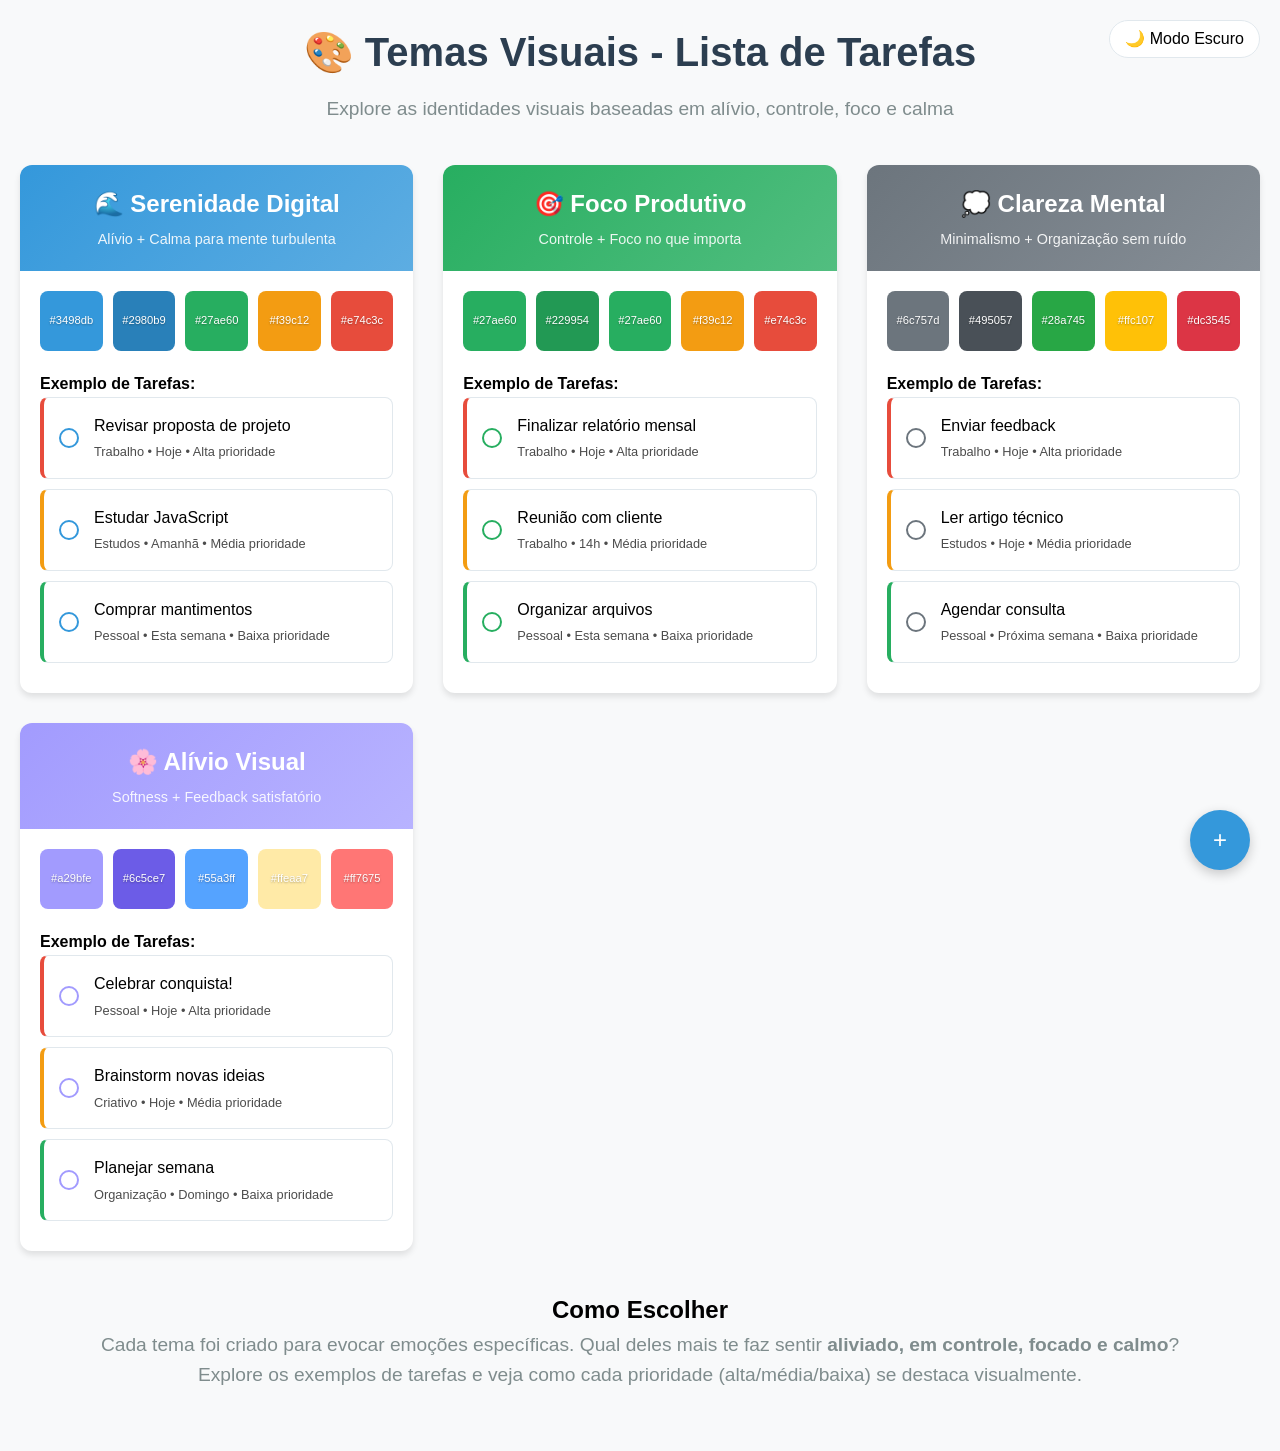
<file: docs/ux-color-themes.html>
<!DOCTYPE html>
<html lang="pt-BR">
<head>
    <meta charset="UTF-8">
    <meta name="viewport" content="width=device-width, initial-scale=1.0">
    <title>Lista de Tarefas - Temas Visuais</title>
    <style>
        * {
            margin: 0;
            padding: 0;
            box-sizing: border-box;
        }

        body {
            font-family: -apple-system, BlinkMacSystemFont, 'Segoe UI', Roboto, sans-serif;
            line-height: 1.6;
            background: #f8f9fa;
        }

        .container {
            max-width: 1400px;
            margin: 0 auto;
            padding: 20px;
        }

        .header {
            text-align: center;
            margin-bottom: 40px;
        }

        .header h1 {
            font-size: 2.5rem;
            color: #2c3e50;
            margin-bottom: 10px;
        }

        .header p {
            font-size: 1.2rem;
            color: #7f8c8d;
        }

        .themes-grid {
            display: grid;
            grid-template-columns: repeat(auto-fit, minmax(300px, 1fr));
            gap: 30px;
            margin-bottom: 40px;
        }

        .theme-card {
            background: white;
            border-radius: 12px;
            overflow: hidden;
            box-shadow: 0 4px 6px rgba(0, 0, 0, 0.1);
            transition: transform 0.3s ease;
        }

        .theme-card:hover {
            transform: translateY(-5px);
        }

        .theme-header {
            padding: 20px;
            color: white;
            text-align: center;
        }

        .theme-header h2 {
            font-size: 1.5rem;
            margin-bottom: 5px;
        }

        .theme-header p {
            font-size: 0.9rem;
            opacity: 0.9;
        }

        .theme-content {
            padding: 20px;
        }

        .color-palette {
            display: grid;
            grid-template-columns: repeat(5, 1fr);
            gap: 10px;
            margin-bottom: 20px;
        }

        .color-swatch {
            height: 60px;
            border-radius: 8px;
            display: flex;
            flex-direction: column;
            justify-content: center;
            align-items: center;
            font-size: 0.7rem;
            color: white;
            text-shadow: 0 1px 2px rgba(0,0,0,0.3);
        }

        .components-showcase {
            margin-top: 20px;
        }

        .task-item {
            background: white;
            border: 1px solid #e1e8ed;
            border-radius: 8px;
            padding: 15px;
            margin-bottom: 10px;
            display: flex;
            align-items: center;
            transition: all 0.3s ease;
        }

        .task-item:hover {
            transform: translateX(5px);
        }

        .priority-high {
            border-left: 4px solid #e74c3c;
        }

        .priority-medium {
            border-left: 4px solid #f39c12;
        }

        .priority-low {
            border-left: 4px solid #27ae60;
        }

        .task-checkbox {
            width: 20px;
            height: 20px;
            border-radius: 50%;
            margin-right: 15px;
            cursor: pointer;
        }

        .task-content {
            flex: 1;
        }

        .task-title {
            font-weight: 500;
            margin-bottom: 4px;
        }

        .task-meta {
            font-size: 0.8rem;
            opacity: 0.7;
        }

        .fab-button {
            position: fixed;
            bottom: 30px;
            right: 30px;
            width: 60px;
            height: 60px;
            border-radius: 50%;
            display: flex;
            align-items: center;
            justify-content: center;
            color: white;
            font-size: 24px;
            cursor: pointer;
            box-shadow: 0 4px 12px rgba(0,0,0,0.2);
            transition: all 0.3s ease;
        }

        .fab-button:hover {
            transform: scale(1.1);
        }

        /* Tema 1: Serenidade Digital */
        .serenity-primary { background: #3498db; }
        .serenity-secondary { background: #2980b9; }
        .serenity-accent { background: #5dade2; }
        .serenity-success { background: #27ae60; }
        .serenity-warning { background: #f39c12; }
        .serenity-error { background: #e74c3c; }
        .serenity-gray-1 { background: #ecf0f1; }
        .serenity-gray-2 { background: #bdc3c7; }
        .serenity-gray-3 { background: #95a5a6; }
        .serenity-gray-4 { background: #7f8c8d; }

        .serenity-header { background: linear-gradient(135deg, #3498db, #5dade2); }
        .serenity-fab { background: #3498db; }
        .serenity-checkbox { border: 2px solid #3498db; }

        /* Tema 2: Foco Produtivo */
        .focus-primary { background: #27ae60; }
        .focus-secondary { background: #229954; }
        .focus-accent { background: #52be80; }
        .focus-success { background: #27ae60; }
        .focus-warning { background: #f39c12; }
        .focus-error { background: #e74c3c; }
        .focus-gray-1 { background: #f8f9fa; }
        .focus-gray-2 { background: #dee2e6; }
        .focus-gray-3 { background: #adb5bd; }
        .focus-gray-4 { background: #6c757d; }

        .focus-header { background: linear-gradient(135deg, #27ae60, #52be80); }
        .focus-fab { background: #27ae60; }
        .focus-checkbox { border: 2px solid #27ae60; }

        /* Tema 3: Clareza Mental */
        .clarity-primary { background: #6c757d; }
        .clarity-secondary { background: #495057; }
        .clarity-accent { background: #868e96; }
        .clarity-success { background: #28a745; }
        .clarity-warning { background: #ffc107; }
        .clarity-error { background: #dc3545; }
        .clarity-gray-1 { background: #ffffff; }
        .clarity-gray-2 { background: #f8f9fa; }
        .clarity-gray-3 { background: #e9ecef; }
        .clarity-gray-4 { background: #dee2e6; }

        .clarity-header { background: linear-gradient(135deg, #6c757d, #868e96); }
        .clarity-fab { background: #6c757d; }
        .clarity-checkbox { border: 2px solid #6c757d; }

        /* Tema 4: Alívio Visual */
        .relief-primary { background: #a29bfe; }
        .relief-secondary { background: #6c5ce7; }
        .relief-accent { background: #b8b3ff; }
        .relief-success { background: #55a3ff; }
        .relief-warning { background: #ffeaa7; }
        .relief-error { background: #ff7675; }
        .relief-gray-1 { background: #f5f3ff; }
        .relief-gray-2 { background: #dfe6ff; }
        .relief-gray-3 { background: #c7c2ff; }
        .relief-gray-4 { background: #a29bfe; }

        .relief-header { background: linear-gradient(135deg, #a29bfe, #b8b3ff); }
        .relief-fab { background: #a29bfe; }
        .relief-checkbox { border: 2px solid #a29bfe; }

        .mode-toggle {
            position: fixed;
            top: 20px;
            right: 20px;
            background: white;
            border: 1px solid #e1e8ed;
            border-radius: 20px;
            padding: 5px 15px;
            cursor: pointer;
            z-index: 1000;
        }

        @media (max-width: 768px) {
            .themes-grid {
                grid-template-columns: 1fr;
            }

            .header h1 {
                font-size: 2rem;
            }
        }
    </style>
</head>
<body>
    <div class="mode-toggle" onclick="toggleDarkMode()">🌙 Modo Escuro</div>

    <div class="container">
        <div class="header">
            <h1>🎨 Temas Visuais - Lista de Tarefas</h1>
            <p>Explore as identidades visuais baseadas em alívio, controle, foco e calma</p>
        </div>

        <div class="themes-grid">
            <!-- Tema 1: Serenidade Digital -->
            <div class="theme-card">
                <div class="theme-header serenity-header">
                    <h2>🌊 Serenidade Digital</h2>
                    <p>Alívio + Calma para mente turbulenta</p>
                </div>
                <div class="theme-content">
                    <div class="color-palette">
                        <div class="color-swatch serenity-primary">#3498db</div>
                        <div class="color-swatch serenity-secondary">#2980b9</div>
                        <div class="color-swatch serenity-success">#27ae60</div>
                        <div class="color-swatch serenity-warning">#f39c12</div>
                        <div class="color-swatch serenity-error">#e74c3c</div>
                    </div>
                    <div class="components-showcase">
                        <h4>Exemplo de Tarefas:</h4>
                        <div class="task-item priority-high">
                            <div class="task-checkbox serenity-checkbox"></div>
                            <div class="task-content">
                                <div class="task-title">Revisar proposta de projeto</div>
                                <div class="task-meta">Trabalho • Hoje • Alta prioridade</div>
                            </div>
                        </div>
                        <div class="task-item priority-medium">
                            <div class="task-checkbox serenity-checkbox"></div>
                            <div class="task-content">
                                <div class="task-title">Estudar JavaScript</div>
                                <div class="task-meta">Estudos • Amanhã • Média prioridade</div>
                            </div>
                        </div>
                        <div class="task-item priority-low">
                            <div class="task-checkbox serenity-checkbox"></div>
                            <div class="task-content">
                                <div class="task-title">Comprar mantimentos</div>
                                <div class="task-meta">Pessoal • Esta semana • Baixa prioridade</div>
                            </div>
                        </div>
                    </div>
                </div>
            </div>

            <!-- Tema 2: Foco Produtivo -->
            <div class="theme-card">
                <div class="theme-header focus-header">
                    <h2>🎯 Foco Produtivo</h2>
                    <p>Controle + Foco no que importa</p>
                </div>
                <div class="theme-content">
                    <div class="color-palette">
                        <div class="color-swatch focus-primary">#27ae60</div>
                        <div class="color-swatch focus-secondary">#229954</div>
                        <div class="color-swatch focus-success">#27ae60</div>
                        <div class="color-swatch focus-warning">#f39c12</div>
                        <div class="color-swatch focus-error">#e74c3c</div>
                    </div>
                    <div class="components-showcase">
                        <h4>Exemplo de Tarefas:</h4>
                        <div class="task-item priority-high">
                            <div class="task-checkbox focus-checkbox"></div>
                            <div class="task-content">
                                <div class="task-title">Finalizar relatório mensal</div>
                                <div class="task-meta">Trabalho • Hoje • Alta prioridade</div>
                            </div>
                        </div>
                        <div class="task-item priority-medium">
                            <div class="task-checkbox focus-checkbox"></div>
                            <div class="task-content">
                                <div class="task-title">Reunião com cliente</div>
                                <div class="task-meta">Trabalho • 14h • Média prioridade</div>
                            </div>
                        </div>
                        <div class="task-item priority-low">
                            <div class="task-checkbox focus-checkbox"></div>
                            <div class="task-content">
                                <div class="task-title">Organizar arquivos</div>
                                <div class="task-meta">Pessoal • Esta semana • Baixa prioridade</div>
                            </div>
                        </div>
                    </div>
                </div>
            </div>

            <!-- Tema 3: Clareza Mental -->
            <div class="theme-card">
                <div class="theme-header clarity-header">
                    <h2>💭 Clareza Mental</h2>
                    <p>Minimalismo + Organização sem ruído</p>
                </div>
                <div class="theme-content">
                    <div class="color-palette">
                        <div class="color-swatch clarity-primary">#6c757d</div>
                        <div class="color-swatch clarity-secondary">#495057</div>
                        <div class="color-swatch clarity-success">#28a745</div>
                        <div class="color-swatch clarity-warning">#ffc107</div>
                        <div class="color-swatch clarity-error">#dc3545</div>
                    </div>
                    <div class="components-showcase">
                        <h4>Exemplo de Tarefas:</h4>
                        <div class="task-item priority-high">
                            <div class="task-checkbox clarity-checkbox"></div>
                            <div class="task-content">
                                <div class="task-title">Enviar feedback</div>
                                <div class="task-meta">Trabalho • Hoje • Alta prioridade</div>
                            </div>
                        </div>
                        <div class="task-item priority-medium">
                            <div class="task-checkbox clarity-checkbox"></div>
                            <div class="task-content">
                                <div class="task-title">Ler artigo técnico</div>
                                <div class="task-meta">Estudos • Hoje • Média prioridade</div>
                            </div>
                        </div>
                        <div class="task-item priority-low">
                            <div class="task-checkbox clarity-checkbox"></div>
                            <div class="task-content">
                                <div class="task-title">Agendar consulta</div>
                                <div class="task-meta">Pessoal • Próxima semana • Baixa prioridade</div>
                            </div>
                        </div>
                    </div>
                </div>
            </div>

            <!-- Tema 4: Alívio Visual -->
            <div class="theme-card">
                <div class="theme-header relief-header">
                    <h2>🌸 Alívio Visual</h2>
                    <p>Softness + Feedback satisfatório</p>
                </div>
                <div class="theme-content">
                    <div class="color-palette">
                        <div class="color-swatch relief-primary">#a29bfe</div>
                        <div class="color-swatch relief-secondary">#6c5ce7</div>
                        <div class="color-swatch relief-success">#55a3ff</div>
                        <div class="color-swatch relief-warning">#ffeaa7</div>
                        <div class="color-swatch relief-error">#ff7675</div>
                    </div>
                    <div class="components-showcase">
                        <h4>Exemplo de Tarefas:</h4>
                        <div class="task-item priority-high">
                            <div class="task-checkbox relief-checkbox"></div>
                            <div class="task-content">
                                <div class="task-title">Celebrar conquista!</div>
                                <div class="task-meta">Pessoal • Hoje • Alta prioridade</div>
                            </div>
                        </div>
                        <div class="task-item priority-medium">
                            <div class="task-checkbox relief-checkbox"></div>
                            <div class="task-content">
                                <div class="task-title">Brainstorm novas ideias</div>
                                <div class="task-meta">Criativo • Hoje • Média prioridade</div>
                            </div>
                        </div>
                        <div class="task-item priority-low">
                            <div class="task-checkbox relief-checkbox"></div>
                            <div class="task-content">
                                <div class="task-title">Planejar semana</div>
                                <div class="task-meta">Organização • Domingo • Baixa prioridade</div>
                            </div>
                        </div>
                    </div>
                </div>
            </div>
        </div>

        <div class="header">
            <h2>Como Escolher</h2>
            <p>Cada tema foi criado para evocar emoções específicas. Qual deles mais te faz sentir <strong>aliviado, em controle, focado e calmo</strong>?</p>
            <p>Explore os exemplos de tarefas e veja como cada prioridade (alta/média/baixa) se destaca visualmente.</p>
        </div>
    </div>

    <div class="fab-button serenity-fab" onclick="showCreateModal()">+</div>

    <script>
        let currentTheme = 'serenity';
        let isDarkMode = false;

        function toggleDarkMode() {
            isDarkMode = !isDarkMode;
            const body = document.body;
            const toggle = document.querySelector('.mode-toggle');

            if (isDarkMode) {
                body.style.background = '#1a1a1a';
                body.style.color = '#e0e0e0';
                toggle.textContent = '☀️ Modo Claro';
            } else {
                body.style.background = '#f8f9fa';
                body.style.color = '#333';
                toggle.textContent = '🌙 Modo Escuro';
            }
        }

        function showCreateModal() {
            alert('Modal de criação de tarefa apareceria aqui com: título, descrição, prioridade, categoria e lembrete!');
        }

        // Animação suave ao carregar
        document.addEventListener('DOMContentLoaded', () => {
            const cards = document.querySelectorAll('.theme-card');
            cards.forEach((card, index) => {
                card.style.opacity = '0';
                card.style.transform = 'translateY(20px)';
                setTimeout(() => {
                    card.style.transition = 'all 0.5s ease';
                    card.style.opacity = '1';
                    card.style.transform = 'translateY(0)';
                }, index * 100);
            });
        });
    </script>
</body>
</html>
</file>
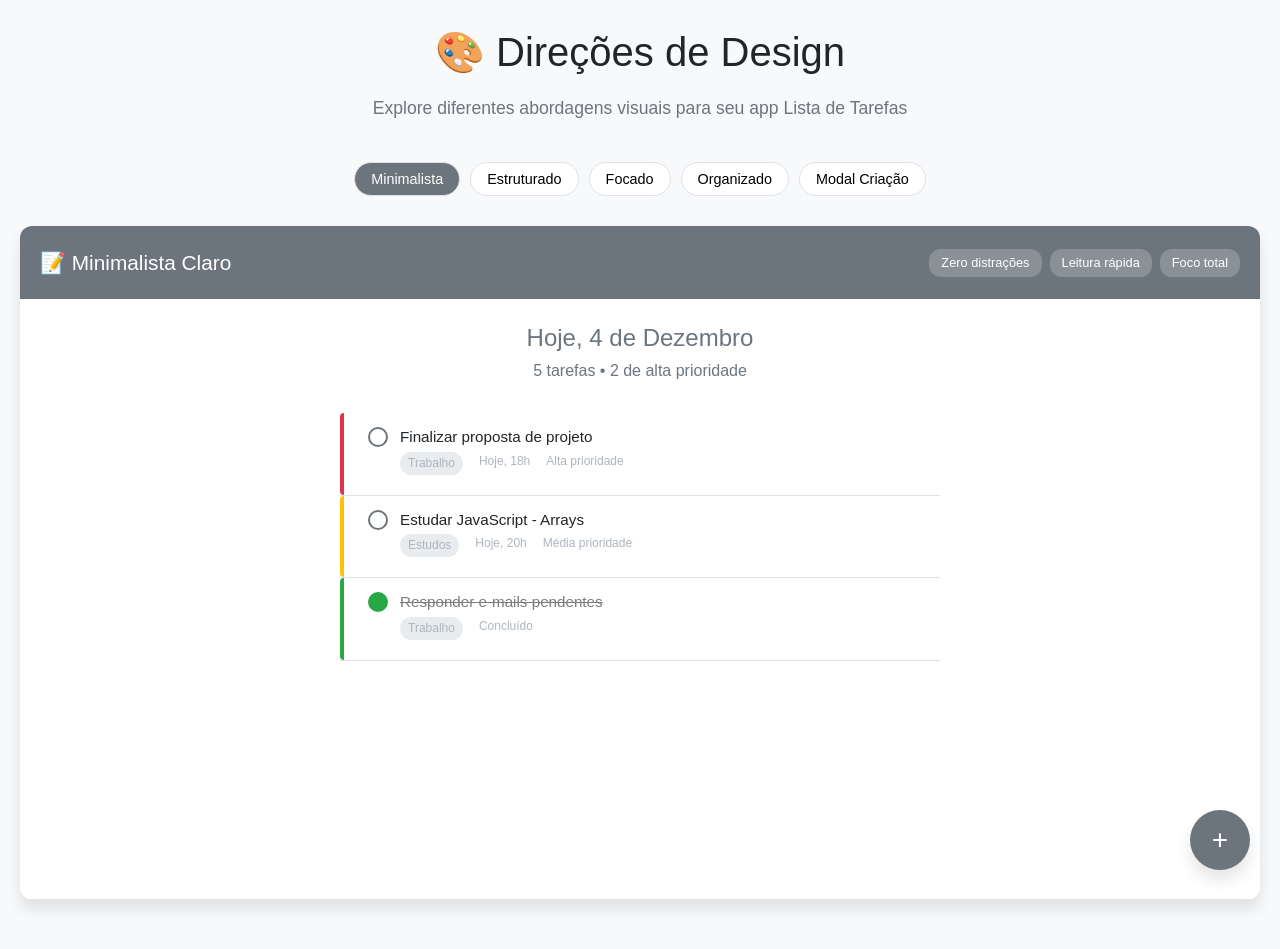
<file: docs/ux-design-directions.html>
<!DOCTYPE html>
<html lang="pt-BR">
<head>
    <meta charset="UTF-8">
    <meta name="viewport" content="width=device-width, initial-scale=1.0">
    <title>Lista de Tarefas - Direções de Design</title>
    <style>
        * {
            margin: 0;
            padding: 0;
            box-sizing: border-box;
        }

        :root {
            --primary: #6c757d;
            --primary-dark: #495057;
            --primary-light: #868e96;
            --success: #28a745;
            --warning: #ffc107;
            --error: #dc3545;
            --gray-1: #ffffff;
            --gray-2: #f8f9fa;
            --gray-3: #e9ecef;
            --gray-4: #dee2e6;
            --gray-5: #ced4da;
            --gray-6: #adb5bd;
            --text-primary: #212529;
            --text-secondary: #6c757d;
            --text-muted: #adb5bd;
            --shadow-sm: 0 1px 3px rgba(0,0,0,0.12);
            --shadow-md: 0 4px 6px rgba(0,0,0,0.1);
            --shadow-lg: 0 10px 15px rgba(0,0,0,0.1);
            --border-radius: 8px;
            --transition: all 0.3s ease;
        }

        body {
            font-family: -apple-system, BlinkMacSystemFont, 'Segoe UI', Roboto, 'Helvetica Neue', Arial, sans-serif;
            background: var(--gray-2);
            color: var(--text-primary);
            line-height: 1.6;
        }

        .container {
            max-width: 1600px;
            margin: 0 auto;
            padding: 20px;
        }

        .header {
            text-align: center;
            margin-bottom: 40px;
        }

        .header h1 {
            font-size: 2.5rem;
            font-weight: 300;
            margin-bottom: 10px;
        }

        .header p {
            font-size: 1.1rem;
            color: var(--text-secondary);
        }

        .navigation {
            display: flex;
            justify-content: center;
            gap: 10px;
            margin-bottom: 30px;
            flex-wrap: wrap;
        }

        .nav-btn {
            padding: 8px 16px;
            background: var(--gray-1);
            border: 1px solid var(--gray-4);
            border-radius: 20px;
            cursor: pointer;
            transition: var(--transition);
            font-size: 0.9rem;
        }

        .nav-btn:hover {
            background: var(--primary);
            color: white;
        }

        .nav-btn.active {
            background: var(--primary);
            color: white;
        }

        .mockup-container {
            background: var(--gray-1);
            border-radius: 12px;
            box-shadow: var(--shadow-lg);
            overflow: hidden;
            margin-bottom: 30px;
        }

        .mockup-header {
            background: var(--primary);
            color: white;
            padding: 20px;
            display: flex;
            justify-content: space-between;
            align-items: center;
        }

        .mockup-title {
            font-size: 1.3rem;
            font-weight: 500;
        }

        .mockup-badges {
            display: flex;
            gap: 8px;
        }

        .badge {
            background: rgba(255,255,255,0.2);
            padding: 4px 12px;
            border-radius: 12px;
            font-size: 0.8rem;
        }

        .mockup-content {
            padding: 20px;
            min-height: 600px;
        }

        .mockup-grid {
            display: grid;
            grid-template-columns: repeat(auto-fit, minmax(350px, 1fr));
            gap: 30px;
        }

        /* Estilos base para diferentes direções */
        .direction-minimal {
            padding: 20px;
            background: var(--gray-1);
        }

        .direction-structured {
            padding: 20px;
            background: var(--gray-1);
        }

        .direction-focused {
            padding: 20px;
            background: var(--gray-1);
        }

        .direction-organized {
            padding: 20px;
            background: var(--gray-1);
        }

        /* Componentes base */
        .task-item {
            background: var(--gray-1);
            border: 1px solid var(--gray-4);
            border-radius: var(--border-radius);
            padding: 16px;
            margin-bottom: 12px;
            transition: var(--transition);
            cursor: pointer;
        }

        .task-item:hover {
            transform: translateX(4px);
            box-shadow: var(--shadow-sm);
        }

        .task-header {
            display: flex;
            align-items: flex-start;
            gap: 12px;
            margin-bottom: 8px;
        }

        .task-checkbox {
            width: 20px;
            height: 20px;
            border: 2px solid var(--primary);
            border-radius: 50%;
            cursor: pointer;
            transition: var(--transition);
            margin-top: 2px;
            flex-shrink: 0;
        }

        .task-checkbox:hover {
            border-color: var(--primary-dark);
            background: rgba(108, 117, 125, 0.1);
        }

        .task-content {
            flex: 1;
        }

        .task-title {
            font-size: 1rem;
            font-weight: 500;
            margin-bottom: 4px;
        }

        .task-description {
            font-size: 0.9rem;
            color: var(--text-secondary);
            margin-bottom: 8px;
            line-height: 1.4;
        }

        .task-meta {
            display: flex;
            gap: 16px;
            font-size: 0.8rem;
            color: var(--text-muted);
        }

        .task-category {
            background: var(--gray-3);
            padding: 2px 8px;
            border-radius: 12px;
        }

        .priority-indicator {
            width: 4px;
            position: absolute;
            left: 0;
            top: 0;
            bottom: 0;
            border-radius: var(--border-radius) 0 0 var(--border-radius);
        }

        .priority-high { background: var(--error); }
        .priority-medium { background: var(--warning); }
        .priority-low { background: var(--success); }

        /* Direção 1: Minimalista */
        .minimal-task {
            position: relative;
            padding-left: 20px;
            background: var(--gray-1);
            border-bottom: 1px solid var(--gray-4);
            padding: 12px 12px 12px 28px;
        }

        .minimal-task:hover {
            background: var(--gray-2);
        }

        .minimal-task .task-title {
            font-size: 0.95rem;
            margin-bottom: 2px;
        }

        .minimal-task .task-meta {
            font-size: 0.75rem;
        }

        /* Direção 2: Estruturado */
        .structured-sidebar {
            width: 250px;
            background: var(--gray-2);
            border-right: 1px solid var(--gray-4);
            padding: 20px;
        }

        .structured-main {
            flex: 1;
            padding: 20px;
        }

        .category-section {
            margin-bottom: 24px;
        }

        .category-title {
            font-size: 0.9rem;
            font-weight: 600;
            color: var(--primary-dark);
            margin-bottom: 12px;
            display: flex;
            align-items: center;
            gap: 8px;
        }

        .category-count {
            background: var(--primary);
            color: white;
            font-size: 0.7rem;
            padding: 2px 6px;
            border-radius: 10px;
        }

        /* Direção 3: Focado */
        .focused-header {
            text-align: center;
            padding: 40px 20px;
            background: linear-gradient(135deg, var(--primary), var(--primary-light));
            color: white;
            margin-bottom: 30px;
        }

        .focused-stats {
            display: flex;
            justify-content: center;
            gap: 40px;
            margin-top: 20px;
        }

        .stat {
            text-align: center;
        }

        .stat-number {
            font-size: 2rem;
            font-weight: 600;
        }

        .stat-label {
            font-size: 0.9rem;
            opacity: 0.9;
        }

        /* Direção 4: Organizado */
        .organized-grid {
            display: grid;
            grid-template-columns: 1fr 2fr 1fr;
            gap: 20px;
        }

        .priority-column {
            background: var(--gray-2);
            border-radius: var(--border-radius);
            padding: 20px;
        }

        .priority-column h3 {
            font-size: 1rem;
            margin-bottom: 16px;
            display: flex;
            align-items: center;
            gap: 8px;
        }

        .priority-dot {
            width: 8px;
            height: 8px;
            border-radius: 50%;
        }

        /* Modal de Criação */
        .modal-overlay {
            position: fixed;
            top: 0;
            left: 0;
            right: 0;
            bottom: 0;
            background: rgba(0,0,0,0.5);
            display: none;
            align-items: center;
            justify-content: center;
            z-index: 1000;
        }

        .modal-overlay.active {
            display: flex;
        }

        .modal {
            background: var(--gray-1);
            border-radius: 12px;
            padding: 24px;
            width: 90%;
            max-width: 500px;
            box-shadow: var(--shadow-lg);
        }

        .modal-header {
            font-size: 1.3rem;
            font-weight: 500;
            margin-bottom: 20px;
        }

        .form-group {
            margin-bottom: 16px;
        }

        .form-label {
            display: block;
            font-size: 0.9rem;
            font-weight: 500;
            margin-bottom: 6px;
        }

        .form-input {
            width: 100%;
            padding: 10px;
            border: 1px solid var(--gray-4);
            border-radius: 6px;
            font-size: 0.95rem;
            transition: var(--transition);
        }

        .form-input:focus {
            outline: none;
            border-color: var(--primary);
            box-shadow: 0 0 0 3px rgba(108, 117, 125, 0.1);
        }

        .form-textarea {
            resize: vertical;
            min-height: 80px;
        }

        .form-row {
            display: grid;
            grid-template-columns: 1fr 1fr;
            gap: 12px;
        }

        .form-select {
            width: 100%;
            padding: 10px;
            border: 1px solid var(--gray-4);
            border-radius: 6px;
            font-size: 0.95rem;
            background: var(--gray-1);
            cursor: pointer;
        }

        .form-actions {
            display: flex;
            gap: 12px;
            justify-content: flex-end;
            margin-top: 20px;
        }

        .btn {
            padding: 10px 20px;
            border: none;
            border-radius: 6px;
            font-size: 0.95rem;
            font-weight: 500;
            cursor: pointer;
            transition: var(--transition);
        }

        .btn-primary {
            background: var(--primary);
            color: white;
        }

        .btn-primary:hover {
            background: var(--primary-dark);
        }

        .btn-secondary {
            background: var(--gray-3);
            color: var(--text-primary);
        }

        .btn-secondary:hover {
            background: var(--gray-4);
        }

        /* FAB Button */
        .fab-button {
            position: fixed;
            bottom: 30px;
            right: 30px;
            width: 60px;
            height: 60px;
            border-radius: 50%;
            background: var(--primary);
            color: white;
            border: none;
            font-size: 28px;
            cursor: pointer;
            box-shadow: var(--shadow-lg);
            transition: var(--transition);
            display: flex;
            align-items: center;
            justify-content: center;
            z-index: 100;
        }

        .fab-button:hover {
            transform: scale(1.1);
            background: var(--primary-dark);
        }

        /* Empty State */
        .empty-state {
            text-align: center;
            padding: 60px 20px;
            color: var(--text-muted);
        }

        .empty-icon {
            font-size: 4rem;
            margin-bottom: 20px;
            opacity: 0.5;
        }

        .empty-title {
            font-size: 1.3rem;
            margin-bottom: 8px;
        }

        .empty-description {
            margin-bottom: 20px;
        }

        /* Responsive */
        @media (max-width: 768px) {
            .mockup-grid {
                grid-template-columns: 1fr;
            }

            .organized-grid {
                grid-template-columns: 1fr;
            }

            .structured-sidebar {
                width: 100%;
                border-right: none;
                border-bottom: 1px solid var(--gray-4);
            }

            .focused-stats {
                flex-direction: column;
                gap: 20px;
            }
        }

        /* Animações */
        @keyframes slideIn {
            from {
                opacity: 0;
                transform: translateY(20px);
            }
            to {
                opacity: 1;
                transform: translateY(0);
            }
        }

        .animate-in {
            animation: slideIn 0.5s ease forwards;
        }
    </style>
</head>
<body>
    <div class="container">
        <div class="header">
            <h1>🎨 Direções de Design</h1>
            <p>Explore diferentes abordagens visuais para seu app Lista de Tarefas</p>
        </div>

        <div class="navigation">
            <button class="nav-btn active" onclick="showDirection('minimal')">Minimalista</button>
            <button class="nav-btn" onclick="showDirection('structured')">Estruturado</button>
            <button class="nav-btn" onclick="showDirection('focused')">Focado</button>
            <button class="nav-btn" onclick="showDirection('organized')">Organizado</button>
            <button class="nav-btn" onclick="showDirection('modal')">Modal Criação</button>
        </div>

        <!-- Direção 1: Minimalista -->
        <div id="direction-minimal" class="mockup-container">
            <div class="mockup-header">
                <div class="mockup-title">📝 Minimalista Claro</div>
                <div class="mockup-badges">
                    <span class="badge">Zero distrações</span>
                    <span class="badge">Leitura rápida</span>
                    <span class="badge">Foco total</span>
                </div>
            </div>
            <div class="mockup-content direction-minimal">
                <div style="max-width: 600px; margin: 0 auto;">
                    <div style="text-align: center; margin-bottom: 30px;">
                        <h2 style="font-weight: 300; color: var(--primary);">Hoje, 4 de Dezembro</h2>
                        <p style="color: var(--text-secondary);">5 tarefas • 2 de alta prioridade</p>
                    </div>

                    <div class="minimal-task">
                        <div class="priority-indicator priority-high"></div>
                        <div class="task-header">
                            <div class="task-checkbox"></div>
                            <div class="task-content">
                                <div class="task-title">Finalizar proposta de projeto</div>
                                <div class="task-meta">
                                    <span class="task-category">Trabalho</span>
                                    <span>Hoje, 18h</span>
                                    <span>Alta prioridade</span>
                                </div>
                            </div>
                        </div>
                    </div>

                    <div class="minimal-task">
                        <div class="priority-indicator priority-medium"></div>
                        <div class="task-header">
                            <div class="task-checkbox"></div>
                            <div class="task-content">
                                <div class="task-title">Estudar JavaScript - Arrays</div>
                                <div class="task-meta">
                                    <span class="task-category">Estudos</span>
                                    <span>Hoje, 20h</span>
                                    <span>Média prioridade</span>
                                </div>
                            </div>
                        </div>
                    </div>

                    <div class="minimal-task">
                        <div class="priority-indicator priority-low"></div>
                        <div class="task-header">
                            <div class="task-checkbox" style="background: var(--success); border-color: var(--success);"></div>
                            <div class="task-content">
                                <div class="task-title" style="text-decoration: line-through; opacity: 0.6;">Responder e-mails pendentes</div>
                                <div class="task-meta">
                                    <span class="task-category">Trabalho</span>
                                    <span>Concluído</span>
                                </div>
                            </div>
                        </div>
                    </div>

                    <div class="empty-state" style="display: none;">
                        <div class="empty-icon">📋</div>
                        <div class="empty-title">Nenhuma tarefa hoje</div>
                        <div class="empty-description">
                            Adicione sua primeira tarefa para começar a organizar seu dia
                        </div>
                        <button class="btn btn-primary" onclick="showCreateModal()">Criar Primeira Tarefa</button>
                    </div>
                </div>
            </div>
        </div>

        <!-- Direção 2: Estruturado -->
        <div id="direction-structured" class="mockup-container" style="display: none;">
            <div class="mockup-header">
                <div class="mockup-title">🗂️ Estruturado por Categorias</div>
                <div class="mockup-badges">
                    <span class="badge">Organização clara</span>
                    <span class="badge">Separação visual</span>
                    <span class="badge">Contexto mantido</span>
                </div>
            </div>
            <div class="mockup-content" style="display: flex; height: 600px;">
                <div class="structured-sidebar">
                    <div style="margin-bottom: 20px;">
                        <div style="display: flex; justify-content: space-between; align-items: center; margin-bottom: 16px;">
                            <h3 style="margin: 0;">Categorias</h3>
                            <button class="btn btn-secondary" style="padding: 6px 12px; font-size: 0.8rem;" onclick="showCreateCategoryModal()">
                                + Nova
                            </button>
                        </div>
                    </div>
                    <div style="margin-bottom: 16px;">
                        <div style="font-weight: 500; display: flex; justify-content: space-between; padding: 8px 12px; background: var(--primary); color: white; border-radius: 6px;">
                            <span>📋 Tarefas</span>
                            <span>5</span>
                        </div>
                    </div>
                    <div style="margin-bottom: 16px;">
                        <div style="display: flex; justify-content: space-between; padding: 8px 12px;">
                            <span>💼 Trabalho</span>
                            <span>3</span>
                        </div>
                    </div>
                    <div style="margin-bottom: 16px;">
                        <div style="display: flex; justify-content: space-between; padding: 8px 12px;">
                            <span>📚 Estudos</span>
                            <span>2</span>
                        </div>
                    </div>
                </div>
                <div class="structured-main">
                    <div style="margin-bottom: 20px;">
                        <h2 style="font-weight: 300; margin-bottom: 8px;">📋 Tarefas</h2>
                        <p style="color: var(--text-secondary); font-size: 0.9rem;">5 tarefas ativas</p>
                    </div>

                    <div class="task-item">
                        <div class="priority-indicator priority-high"></div>
                        <div class="task-header">
                            <div class="task-checkbox"></div>
                            <div class="task-content">
                                <div class="task-title">Finalizar proposta de projeto</div>
                                <div class="task-description">Revisar orçamento e enviar para cliente até 18h</div>
                                <div class="task-meta">
                                    <span>💼 Trabalho • Hoje, 18h</span>
                                    <span>⚡ Alta</span>
                                </div>
                            </div>
                        </div>
                    </div>

                    <div class="task-item">
                        <div class="priority-indicator priority-medium"></div>
                        <div class="task-header">
                            <div class="task-checkbox"></div>
                            <div class="task-content">
                                <div class="task-title">Estudar JavaScript - Arrays</div>
                                <div class="task-description">Continuar módulo de Arrays e Métodos</div>
                                <div class="task-meta">
                                    <span>📚 Estudos • Hoje, 20h</span>
                                    <span>🟡 Média</span>
                                </div>
                            </div>
                        </div>
                    </div>

                    <div class="task-item">
                        <div class="priority-indicator priority-low"></div>
                        <div class="task-header">
                            <div class="task-checkbox" style="background: var(--success); border-color: var(--success);"></div>
                            <div class="task-content">
                                <div class="task-title" style="text-decoration: line-through; opacity: 0.6;">Comprar mantimentos</div>
                                <div class="task-description" style="text-decoration: line-through; opacity: 0.6;">Frutas, verduras e itens básicos</div>
                                <div class="task-meta">
                                    <span>🏠 Pessoal • Concluído</span>
                                    <span>🟢 Baixa</span>
                                </div>
                            </div>
                        </div>
                    </div>

                    <div class="task-item">
                        <div class="priority-indicator priority-medium"></div>
                        <div class="task-header">
                            <div class="task-checkbox"></div>
                            <div class="task-content">
                                <div class="task-title">Pesquisar sobre React Hooks</div>
                                <div class="task-description">Estudar useEffect e useState em profundidade</div>
                                <div class="task-meta">
                                    <span>📚 Estudos • Amanhã</span>
                                    <span>🟡 Média</span>
                                </div>
                            </div>
                        </div>
                    </div>

                    <div class="task-item">
                        <div class="priority-indicator priority-low"></div>
                        <div class="task-header">
                            <div class="task-checkbox"></div>
                            <div class="task-content">
                                <div class="task-title">Agendar consulta médica</div>
                                <div class="task-description">Check-up anual de rotina</div>
                                <div class="task-meta">
                                    <span>🏠 Pessoal • Próxima semana</span>
                                    <span>🟢 Baixa</span>
                                </div>
                            </div>
                        </div>
                    </div>
                </div>
            </div>
        </div>

        <!-- Direção 3: Focado -->
        <div id="direction-focused" class="mockup-container" style="display: none;">
            <div class="mockup-header">
                <div class="mockup-title">🎯 Focado no Agora</div>
                <div class="mockup-badges">
                    <span class="badge">Prioridade visível</span>
                    <span class="badge">Stats motivadoras</span>
                    <span class="badge">Clareza total</span>
                </div>
            </div>
            <div class="mockup-content direction-focused">
                <div class="focused-header">
                    <h2 style="margin-bottom: 8px;">Seu Foco de Hoje</h2>
                    <p style="opacity: 0.9;">Concentre no que realmente importa</p>
                    <div class="focused-stats">
                        <div class="stat">
                            <div class="stat-number">2</div>
                            <div class="stat-label">Tarefas Críticas</div>
                        </div>
                        <div class="stat">
                            <div class="stat-number">5</div>
                            <div class="stat-label">Total do Dia</div>
                        </div>
                        <div class="stat">
                            <div class="stat-number">80%</div>
                            <div class="stat-label">Concluído Semana</div>
                        </div>
                    </div>
                </div>

                <div style="max-width: 800px; margin: 0 auto;">
                    <div style="margin-bottom: 30px;">
                        <h3 style="color: var(--error); font-size: 1.2rem; margin-bottom: 16px; display: flex; align-items: center; gap: 8px;">
                            <span>🔥</span> Crítico - Faça Agora
                        </h3>

                        <div class="task-item" style="border-left: 4px solid var(--error); background: rgba(220, 53, 69, 0.05);">
                            <div class="task-header">
                                <div class="task-checkbox" style="border-color: var(--error);"></div>
                                <div class="task-content">
                                    <div class="task-title" style="font-size: 1.1rem;">Finalizar proposta de projeto</div>
                                    <div class="task-description" style="color: var(--error);">Deadline em 2 horas - Cliente esperando</div>
                                    <div class="task-meta">
                                        <span>⏰ Vence: Hoje, 18h</span>
                                        <span>⚡ Urgente</span>
                                    </div>
                                </div>
                            </div>
                        </div>

                        <div class="task-item" style="border-left: 4px solid var(--error); background: rgba(220, 53, 69, 0.05); margin-top: 16px;">
                            <div class="task-header">
                                <div class="task-checkbox" style="border-color: var(--error);"></div>
                                <div class="task-content">
                                    <div class="task-title" style="font-size: 1.1rem;">Ligar cliente importante</div>
                                    <div class="task-description" style="color: var(--error);">Feedback aguardado sobre projeto</div>
                                    <div class="task-meta">
                                        <span>⏰ Vence: Hoje, 17h</span>
                                        <span>⚡ Urgente</span>
                                    </div>
                                </div>
                            </div>
                        </div>
                    </div>

                    <div style="margin-bottom: 30px;">
                        <h3 style="color: var(--warning); font-size: 1.2rem; margin-bottom: 16px; display: flex; align-items: center; gap: 8px;">
                            <span>⚡</span> Importante - Planeje Hoje
                        </h3>

                        <div class="task-item" style="border-left: 4px solid var(--warning); background: rgba(255, 193, 7, 0.05);">
                            <div class="task-header">
                                <div class="task-checkbox" style="border-color: var(--warning);"></div>
                                <div class="task-content">
                                    <div class="task-title">Estudar JavaScript</div>
                                    <div class="task-description">Continuar módulo de Arrays e Métodos</div>
                                    <div class="task-meta">
                                        <span>📅 Hoje, 20h</span>
                                        <span>🟡 Média</span>
                                    </div>
                                </div>
                            </div>
                        </div>
                    </div>

                    <div>
                        <h3 style="color: var(--success); font-size: 1.2rem; margin-bottom: 16px; display: flex; align-items: center; gap: 8px;">
                            <span>🌱</span> Quando Puder - Baixa Prioridade
                        </h3>

                        <div class="task-item" style="opacity: 0.7;">
                            <div class="task-header">
                                <div class="task-checkbox"></div>
                                <div class="task-content">
                                    <div class="task-title">Comprar mantimentos</div>
                                    <div class="task-meta">
                                        <span>📅 Esta semana</span>
                                        <span>🟢 Baixa</span>
                                    </div>
                                </div>
                            </div>
                        </div>
                    </div>
                </div>
            </div>
        </div>

        <!-- Direção 4: Organizado -->
        <div id="direction-organized" class="mockup-container" style="display: none;">
            <div class="mockup-header">
                <div class="mockup-title">📊 Organizado por Prioridades</div>
                <div class="mockup-badges">
                    <span class="badge">Visualização clara</span>
                    <span class="badge">Drag & Drop</span>
                    <span class="badge">Quick reorder</span>
                </div>
            </div>
            <div class="mockup-content direction-organized">
                <div class="organized-grid">
                    <div class="priority-column">
                        <h3 style="display: flex; align-items: center; gap: 8px;">
                            <span class="priority-dot" style="background: var(--error);"></span>
                            Alta Prioridade
                            <span style="background: var(--error); color: white; font-size: 0.7rem; padding: 2px 6px; border-radius: 10px; margin-left: auto;">2</span>
                        </h3>

                        <div class="task-item" style="cursor: move;">
                            <div style="display: flex; align-items: start; gap: 12px;">
                                <div style="color: var(--text-muted);">⋮⋮</div>
                                <div>
                                    <div class="task-title" style="margin-bottom: 4px;">Finalizar proposta</div>
                                    <div style="font-size: 0.8rem; color: var(--text-secondary);">Trabalho • 18h</div>
                                </div>
                            </div>
                        </div>

                        <div class="task-item" style="cursor: move; margin-top: 12px;">
                            <div style="display: flex; align-items: start; gap: 12px;">
                                <div style="color: var(--text-muted);">⋮⋮</div>
                                <div>
                                    <div class="task-title" style="margin-bottom: 4px;">Ligar cliente</div>
                                    <div style="font-size: 0.8rem; color: var(--text-secondary);">Trabalho • 17h</div>
                                </div>
                            </div>
                        </div>
                    </div>

                    <div class="priority-column">
                        <h3 style="display: flex; align-items: center; gap: 8px;">
                            <span class="priority-dot" style="background: var(--warning);"></span>
                            Média Prioridade
                            <span style="background: var(--warning); color: white; font-size: 0.7rem; padding: 2px 6px; border-radius: 10px; margin-left: auto;">2</span>
                        </h3>

                        <div class="task-item" style="cursor: move;">
                            <div style="display: flex; align-items: start; gap: 12px;">
                                <div style="color: var(--text-muted);">⋮⋮</div>
                                <div>
                                    <div class="task-title" style="margin-bottom: 4px;">Estudar JavaScript</div>
                                    <div style="font-size: 0.8rem; color: var(--text-secondary);">Estudos • 20h</div>
                                </div>
                            </div>
                        </div>

                        <div class="task-item" style="cursor: move; margin-top: 12px;">
                            <div style="display: flex; align-items: start; gap: 12px;">
                                <div style="color: var(--text-muted);">⋮⋮</div>
                                <div>
                                    <div class="task-title" style="margin-bottom: 4px;">Reunião equipe</div>
                                    <div style="font-size: 0.8rem; color: var(--text-secondary);">Trabalho • Amanhã 14h</div>
                                </div>
                            </div>
                        </div>
                    </div>

                    <div class="priority-column">
                        <h3 style="display: flex; align-items: center; gap: 8px;">
                            <span class="priority-dot" style="background: var(--success);"></span>
                            Baixa Prioridade
                            <span style="background: var(--success); color: white; font-size: 0.7rem; padding: 2px 6px; border-radius: 10px; margin-left: auto;">1</span>
                        </h3>

                        <div class="task-item" style="cursor: move;">
                            <div style="display: flex; align-items: start; gap: 12px;">
                                <div style="color: var(--text-muted);">⋮⋮</div>
                                <div>
                                    <div class="task-title" style="margin-bottom: 4px;">Comprar mantimentos</div>
                                    <div style="font-size: 0.8rem; color: var(--text-secondary);">Pessoal • Esta semana</div>
                                </div>
                            </div>
                        </div>
                    </div>
                </div>
            </div>
        </div>
    </div>

    <!-- Modal de Criação de Tarefa -->
    <div class="modal-overlay" id="createModal">
        <div class="modal">
            <div class="modal-header">✨ Nova Tarefa</div>
            <form>
                <div class="form-group">
                    <label class="form-label">Título *</label>
                    <input type="text" class="form-input" placeholder="O que precisa ser feito?" value="">
                </div>

                <div class="form-group">
                    <label class="form-label">Descrição</label>
                    <textarea class="form-input form-textarea" placeholder="Detalhes adicionais (opcional)..."></textarea>
                </div>

                <div class="form-row">
                    <div class="form-group">
                        <label class="form-label">Prioridade</label>
                        <select class="form-select">
                            <option value="high">🔴 Alta</option>
                            <option value="medium" selected>🟡 Média</option>
                            <option value="low">🟢 Baixa</option>
                        </select>
                    </div>

                    <div class="form-group">
                        <label class="form-label">Categoria</label>
                        <select class="form-select">
                            <option value="tasks">📋 Tarefas</option>
                            <option value="work">💼 Trabalho</option>
                            <option value="studies">📚 Estudos</option>
                            <option value="personal">🏠 Pessoal</option>
                        </select>
                    </div>
                </div>

                <div class="form-group">
                    <label class="form-label">Lembretes</label>
                    <input type="datetime-local" class="form-input" style="display: none;">
                    <button type="button" class="btn btn-secondary" onclick="toggleReminder()" style="width: 100%;">
                        + Adicionar Lembrete
                    </button>
                </div>

                <div class="form-actions">
                    <button type="button" class="btn btn-secondary" onclick="hideCreateModal()">Cancelar</button>
                    <button type="button" class="btn btn-primary" onclick="saveTask()">Criar Tarefa</button>
                </div>
            </form>
        </div>
    </div>

    <!-- Modal de Criação de Categoria -->
    <div class="modal-overlay" id="createCategoryModal">
        <div class="modal">
            <div class="modal-header">📁 Nova Categoria</div>
            <form>
                <div class="form-group">
                    <label class="form-label">Nome da Categoria *</label>
                    <input type="text" class="form-input" placeholder="Ex: Projetos, Compras, etc." value="">
                </div>

                <div class="form-actions">
                    <button type="button" class="btn btn-secondary" onclick="hideCreateCategoryModal()">Cancelar</button>
                    <button type="button" class="btn btn-primary" onclick="saveCategory()">Criar Categoria</button>
                </div>
            </form>
        </div>
    </div>

    <!-- FAB Button -->
    <button class="fab-button" onclick="showCreateModal()">+</button>

    <script>
        let currentDirection = 'minimal';

        function showDirection(direction) {
            // Hide all directions
            document.querySelectorAll('.mockup-container').forEach(container => {
                container.style.display = 'none';
            });

            // Show selected direction
            const selectedContainer = document.getElementById(`direction-${direction}`);
            if (selectedContainer) {
                selectedContainer.style.display = 'block';
                selectedContainer.classList.add('animate-in');
            }

            // Update navigation
            document.querySelectorAll('.nav-btn').forEach(btn => {
                btn.classList.remove('active');
            });
            event.target.classList.add('active');

            currentDirection = direction;
        }

        function showCreateModal() {
            document.getElementById('createModal').classList.add('active');
            document.body.style.overflow = 'hidden';
        }

        function hideCreateModal() {
            document.getElementById('createModal').classList.remove('active');
            document.body.style.overflow = 'auto';
        }

        function showCreateCategoryModal() {
            document.getElementById('createCategoryModal').classList.add('active');
            document.body.style.overflow = 'hidden';
        }

        function hideCreateCategoryModal() {
            document.getElementById('createCategoryModal').classList.remove('active');
            document.body.style.overflow = 'auto';
        }

        function saveTask() {
            // Simulate saving
            hideCreateModal();

            // Show success feedback
            const fab = document.querySelector('.fab-button');
            fab.innerHTML = '✓';
            fab.style.background = 'var(--success)';

            setTimeout(() => {
                fab.innerHTML = '+';
                fab.style.background = 'var(--primary)';
            }, 2000);
        }

        function saveCategory() {
            // Simulate saving category
            hideCreateCategoryModal();

            // Show success feedback
            alert('Categoria criada com sucesso! (Simulação)');
        }

        function toggleReminder() {
            const reminderInput = document.querySelector('input[type="datetime-local"]');
            const reminderButton = event.target;

            if (reminderInput.style.display === 'none') {
                reminderInput.style.display = 'block';
                reminderButton.textContent = '- Remover Lembrete';
                reminderButton.classList.remove('btn-secondary');
                reminderButton.classList.add('btn-primary');
            } else {
                reminderInput.style.display = 'none';
                reminderButton.textContent = '+ Adicionar Lembrete';
                reminderButton.classList.remove('btn-primary');
                reminderButton.classList.add('btn-secondary');
            }
        }

        // Close modal on overlay click
        document.getElementById('createModal').addEventListener('click', function(e) {
            if (e.target === this) {
                hideCreateModal();
            }
        });

        document.getElementById('createCategoryModal').addEventListener('click', function(e) {
            if (e.target === this) {
                hideCreateCategoryModal();
            }
        });

        // Checkbox interactions
        document.addEventListener('click', function(e) {
            if (e.target.classList.contains('task-checkbox')) {
                if (e.target.style.background === 'var(--success)') {
                    e.target.style.background = '';
                    e.target.style.borderColor = 'var(--primary)';
                } else {
                    e.target.style.background = 'var(--success)';
                    e.target.style.borderColor = 'var(--success)';
                }
            }
        });

        // Add drag and drop hint
        document.querySelectorAll('.priority-column').forEach(column => {
            column.addEventListener('dragover', function(e) {
                e.preventDefault();
                this.style.background = 'rgba(108, 117, 125, 0.1)';
            });

            column.addEventListener('dragleave', function(e) {
                this.style.background = '';
            });
        });

        // Initialize animations
        document.addEventListener('DOMContentLoaded', () => {
            const container = document.querySelector('.mockup-container');
            container.classList.add('animate-in');
        });
    </script>
</body>
</html>
</file>
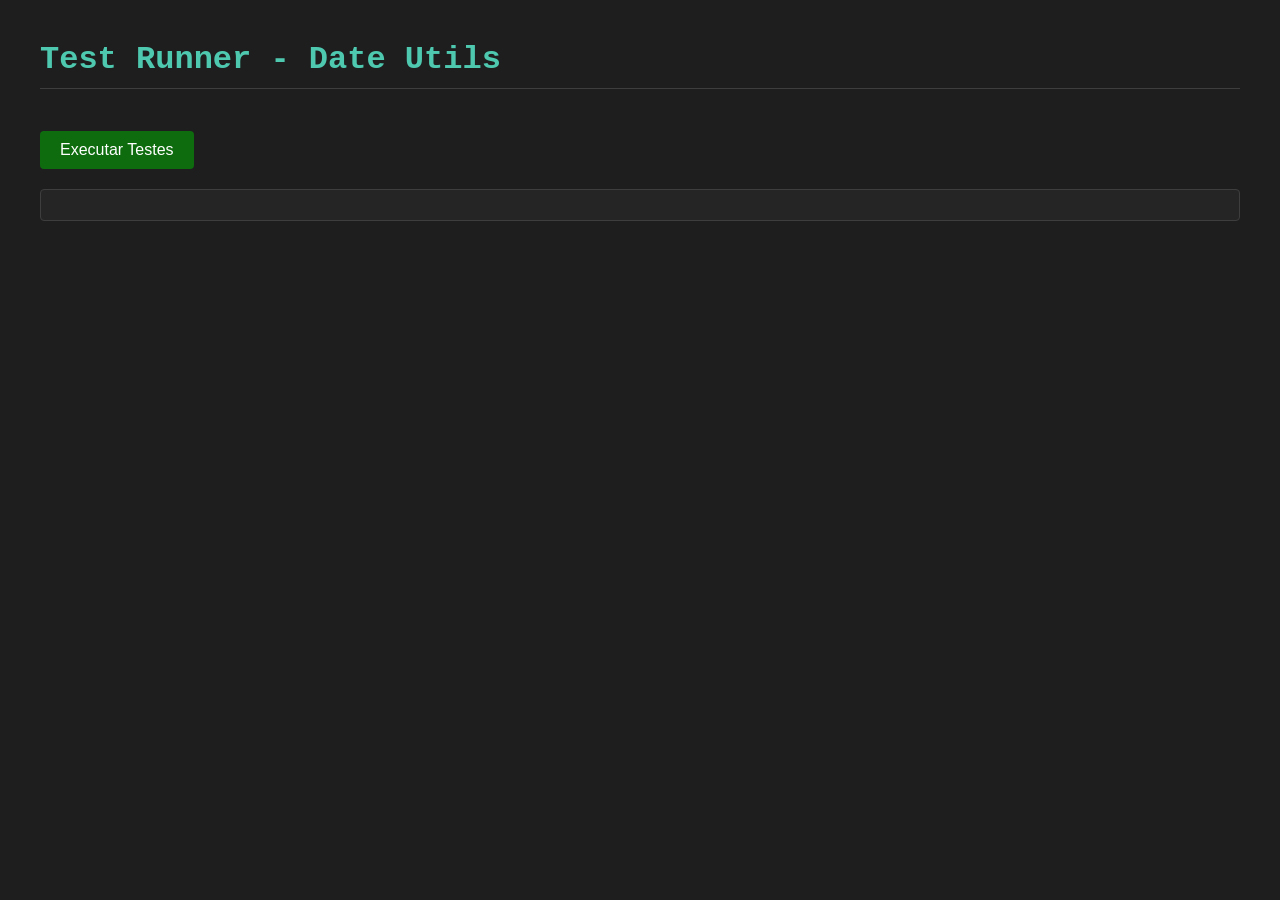
<file: tests/test-runner.html>
<!DOCTYPE html>
<html lang="pt-BR">
<head>
    <meta charset="UTF-8">
    <meta name="viewport" content="width=device-width, initial-scale=1.0">
    <title>Test Runner - Lista de Tarefas</title>
    <style>
        body {
            font-family: 'Courier New', monospace;
            padding: 20px;
            background-color: #1e1e1e;
            color: #d4d4d4;
            max-width: 1200px;
            margin: 0 auto;
        }
        h1 {
            color: #4ec9b0;
            border-bottom: 1px solid #3e3e3e;
            padding-bottom: 10px;
        }
        #test-output {
            background-color: #252526;
            border: 1px solid #3e3e3e;
            border-radius: 4px;
            padding: 15px;
            margin-top: 20px;
            white-space: pre-wrap;
            font-size: 14px;
            line-height: 1.5;
        }
        .pass { color: #4ec9b0; }
        .fail { color: #f48771; }
        .summary {
            margin-top: 20px;
            padding: 15px;
            border-radius: 4px;
            font-weight: bold;
        }
        .summary.success {
            background-color: #0e6c0e33;
            border: 1px solid #0e6c0e;
        }
        .summary.failure {
            background-color: #f14c4c33;
            border: 1px solid #f14c4c;
        }
        #run-btn {
            background-color: #0e6c0e;
            color: white;
            border: none;
            padding: 10px 20px;
            font-size: 16px;
            border-radius: 4px;
            cursor: pointer;
            margin-top: 20px;
        }
        #run-btn:hover {
            background-color: #117711;
        }
    </style>
</head>
<body>
    <h1>Test Runner - Date Utils</h1>
    <button id="run-btn">Executar Testes</button>
    <div id="test-output"></div>

    <script type="module">
        document.getElementById('run-btn').addEventListener('click', async () => {
            const output = document.getElementById('test-output');
            output.innerHTML = 'Carregando testes...';

            try {
                // Import test module
                const { runner, allPassed } = await import('./date-utils.test.js');

                // Wait a bit for tests to complete
                await new Promise(resolve => setTimeout(resolve, 100));

                // Display results
                const results = runner.results.map(r => {
                    const icon = r.status === 'PASS' ? '✓' : '✗';
                    const className = r.status === 'PASS' ? 'pass' : 'fail';
                    return `<span class="${className}">${icon} ${r.name}${r.error ? ': ' + r.error : ''}</span>`;
                }).join('\n');

                const summaryClass = allPassed ? 'success' : 'failure';
                const summary = `
<div class="summary ${summaryClass}">
Total: ${runner.passed + runner.failed} |
Pass: <span class="pass">${runner.passed}</span> |
Fail: <span class="fail">${runner.failed}</span>
</div>`;

                output.innerHTML = results + summary;

            } catch (error) {
                output.innerHTML = `<span class="fail">Erro ao executar testes: ${error.message}</span>`;
                console.error(error);
            }
        });
    </script>
</body>
</html>
</file>
